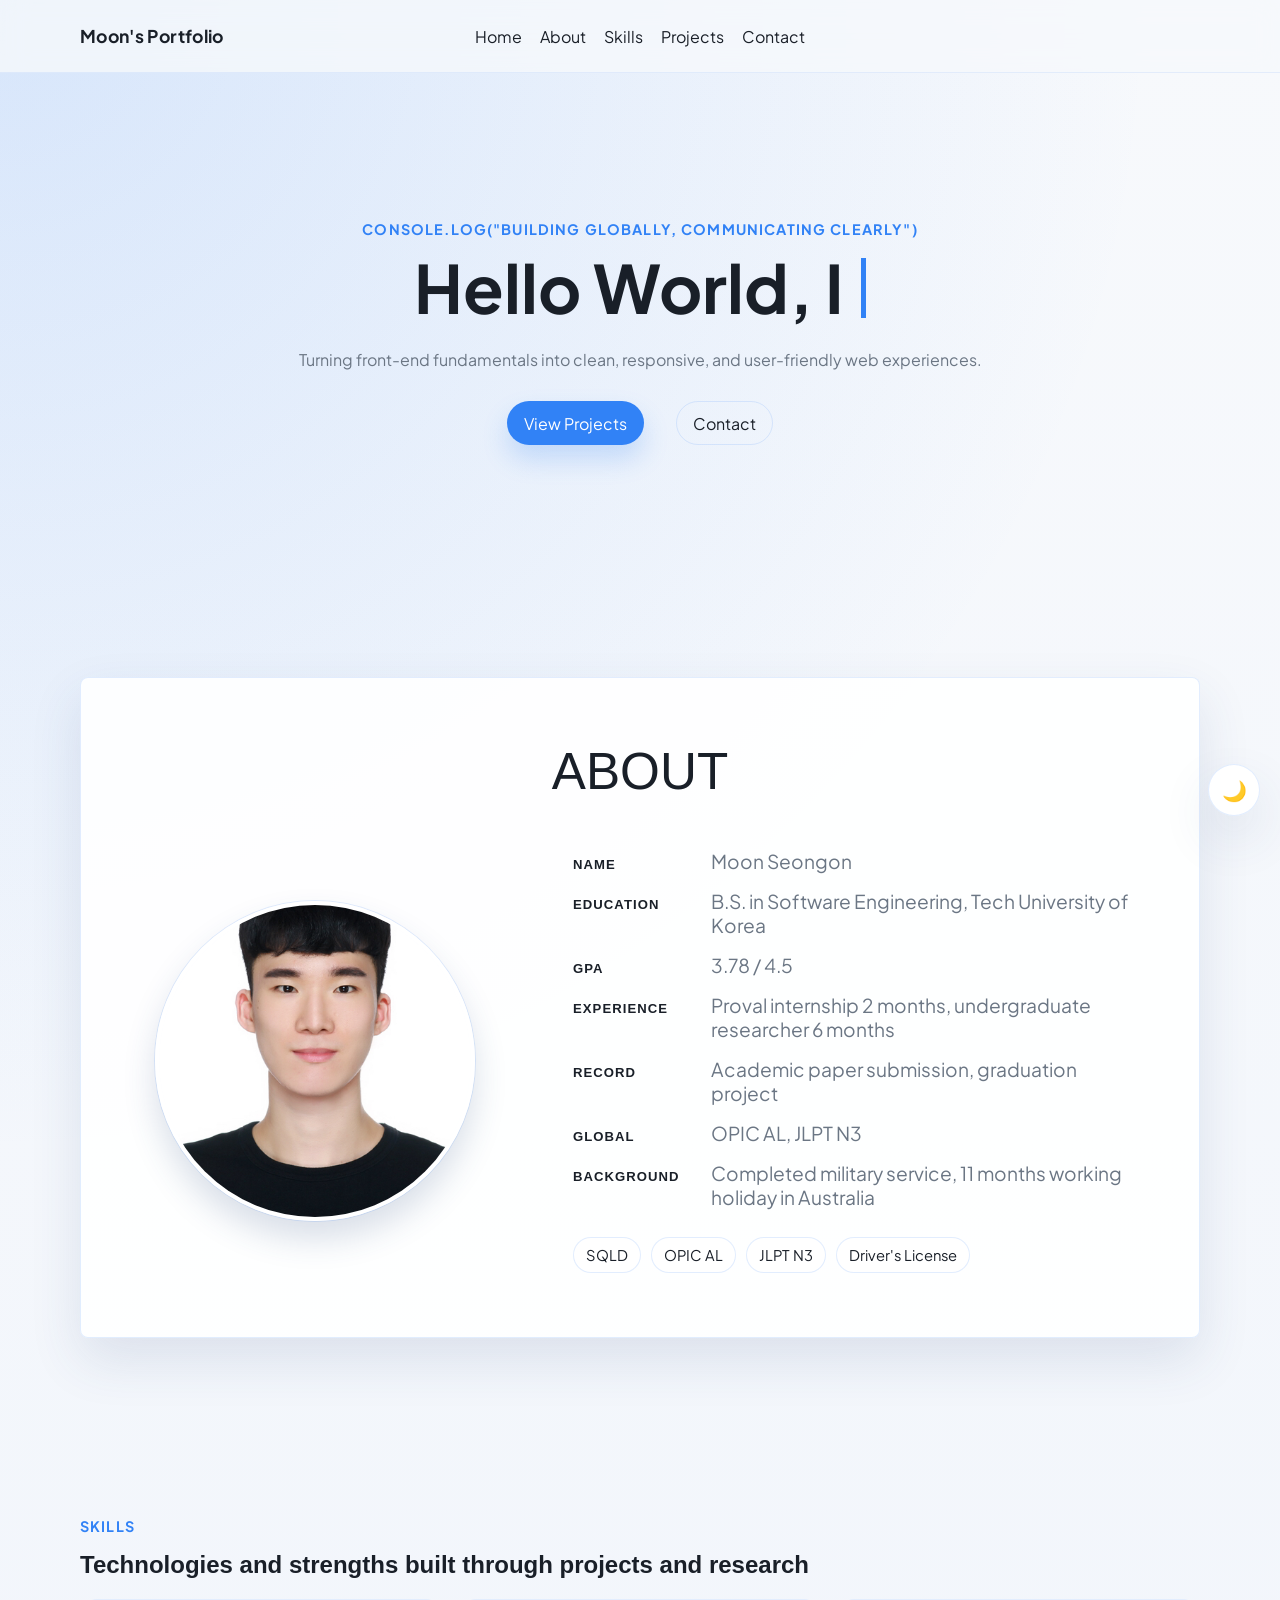
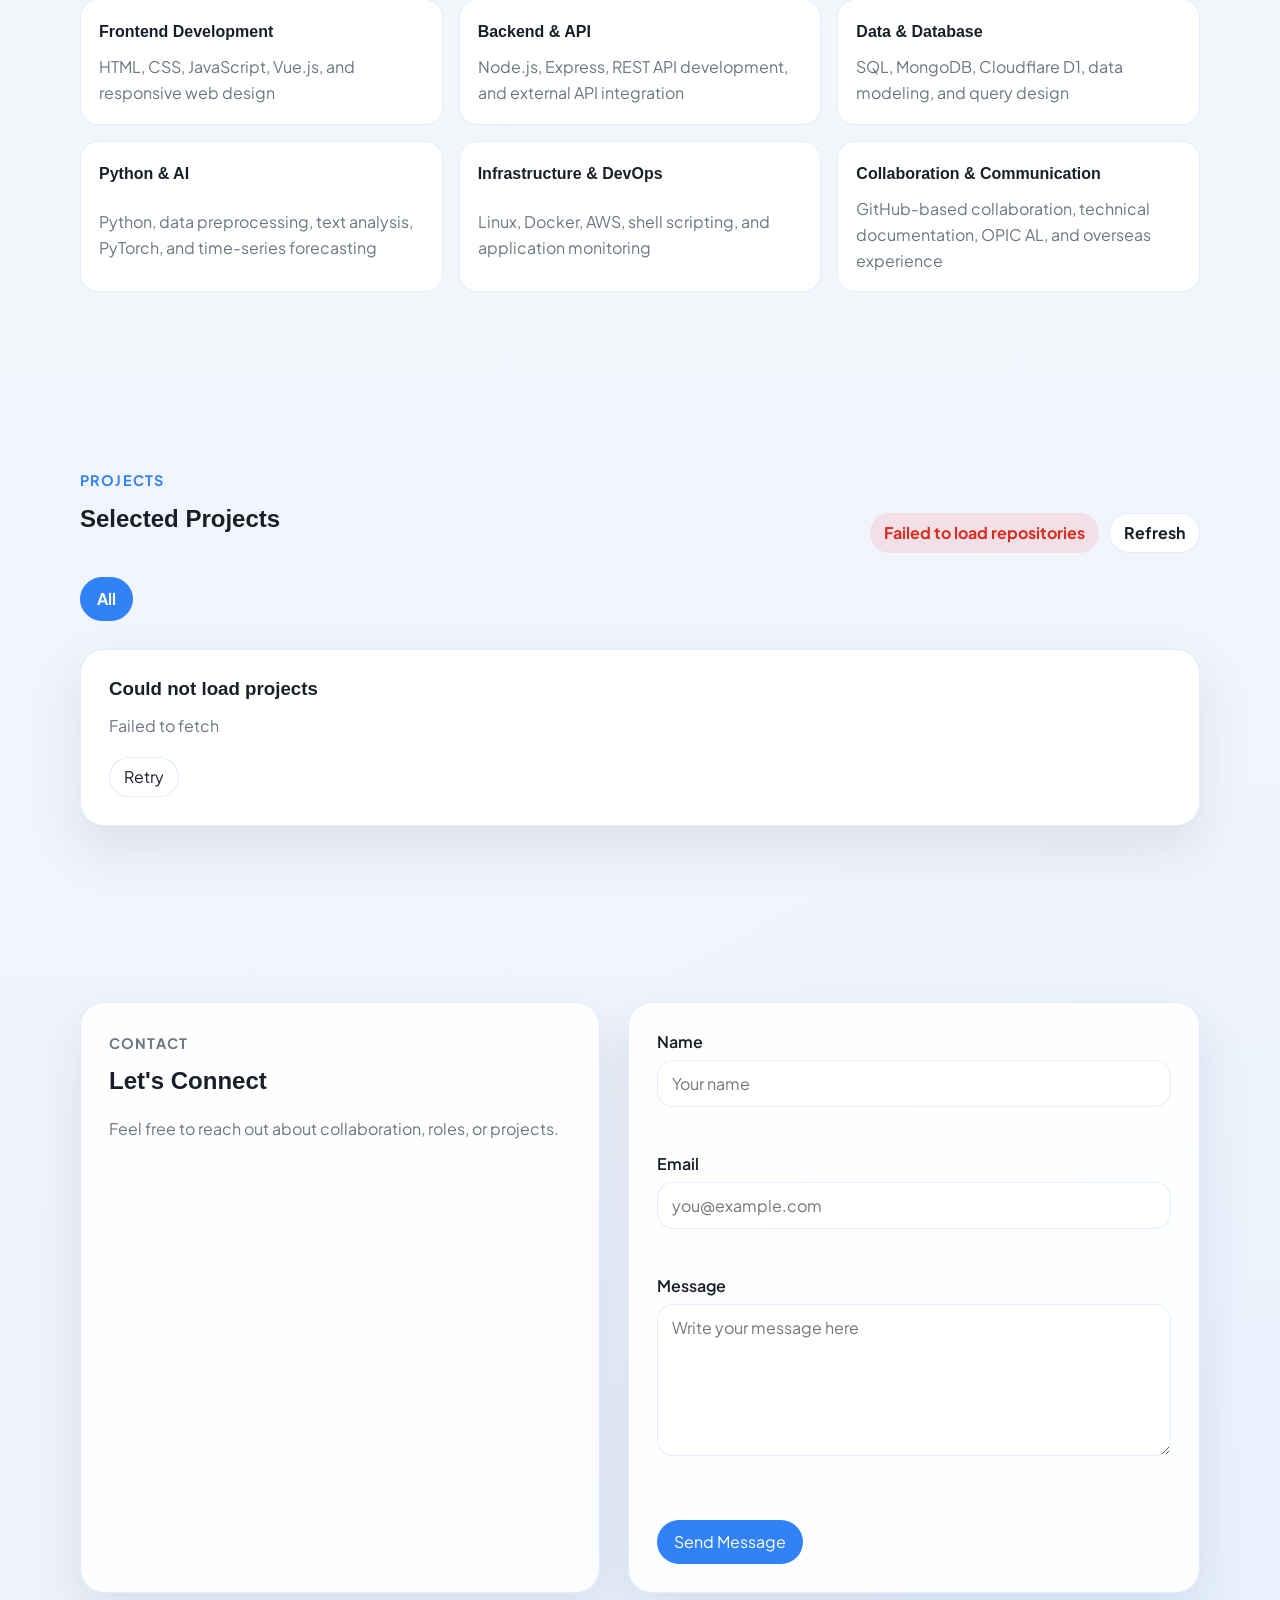
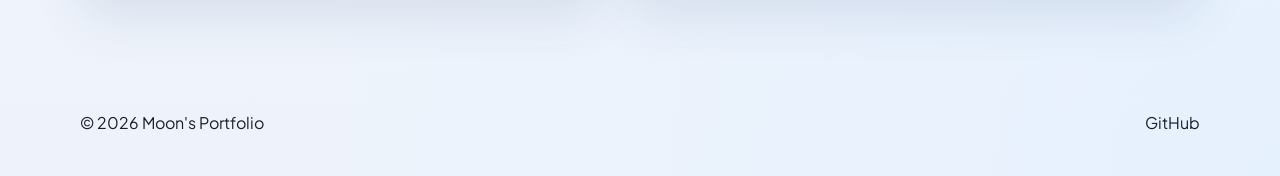
<file: index.html>
<!DOCTYPE html>
<html lang="en">
  <head>
    <meta charset="UTF-8" />
    <meta name="viewport" content="width=device-width, initial-scale=1.0" />
    <meta name="app-version" content="v0.11.0" />
    <title>Moon's Portfolio</title>
    <script>
      (() => {
        let savedTheme = "";
        try {
          savedTheme = localStorage.getItem("moon-portfolio-theme") || "";
        } catch {
          savedTheme = "";
        }

        const systemTheme = window.matchMedia("(prefers-color-scheme: dark)").matches
          ? "dark"
          : "light";
        document.documentElement.dataset.theme =
          savedTheme === "dark" || savedTheme === "light"
            ? savedTheme
            : systemTheme;
      })();
    </script>
    <link rel="preconnect" href="https://fonts.googleapis.com" />
    <link rel="preconnect" href="https://fonts.gstatic.com" crossorigin />
    <link
      rel="stylesheet"
      href="https://fonts.googleapis.com/css2?family=Plus+Jakarta+Sans:wght@400;500;600;700;800&amp;display=swap"
    />
    <link
      rel="stylesheet"
      href="https://cdnjs.cloudflare.com/ajax/libs/font-awesome/6.7.2/css/all.min.css"
      referrerpolicy="no-referrer"
    />
    <link rel="stylesheet" href="./css/style.css?v0.11.0" />
    <script src="./js/config.js?v0.11.0" defer></script>
    <script src="./js/main.js?v0.11.0" defer></script>
  </head>
  <body>
    <a class="skip-link" href="#main-content">Skip to content</a>
    <div class="build-badge" aria-label="Current build version">Build v0.11.0</div>
    <button
      class="theme-button"
      type="button"
      aria-label="Switch to dark mode"
      data-theme-toggle
    >
      🌙
    </button>
    <header class="site-header" id="top">
      <div class="container header-inner">
        <a class="brand" href="#top" aria-label="Go to home">Moon's Portfolio</a>
        <div class="header-controls">
          <button
            class="menu-button"
            type="button"
            aria-label="Open menu"
            aria-expanded="false"
            aria-controls="site-nav"
            data-menu-button
          >
            <i class="fa-solid fa-bars" aria-hidden="true"></i>
          </button>
        </div>
        <nav
          class="site-nav"
          id="site-nav"
          aria-label="Main navigation"
          data-nav
        >
          <a href="#hero">Home</a>
          <a href="#about">About</a>
          <a href="#skills">Skills</a>
          <a href="#projects">Projects</a>
          <a href="#contact">Contact</a>
        </nav>
      </div>
    </header>

    <main id="main-content" tabindex="-1">
      <section class="hero section" id="hero" aria-labelledby="hero-title">
        <div class="container hero-grid">
          <div class="hero-copy">
            <p class="eyebrow">console.log("building globally, communicating clearly")</p>
            <h1
              id="hero-title"
              class="typing-title"
              aria-label="Hello World, I am Moon. I build front-end experiences."
              data-typing-text="Hello World, I am Moon."
            >
              <span data-typing-output aria-hidden="true">Hello World, I am Moon.</span>
            </h1>
            <p class="hero-text">Turning front-end fundamentals into clean, responsive, and user-friendly web experiences.</p>
            <div class="hero-actions">
              <a class="button-link" href="#projects">View Projects</a>
              <a class="button-link secondary" href="#contact">Contact</a>
            </div>
          </div>
        </div>
      </section>

      <section class="about section" id="about" aria-labelledby="about-title">
        <div class="container">
          <div class="about-card">
            <h2 id="about-title">About</h2>
            <div class="about-profile">
              <div class="profile-photo">
                <img
                  src="images/증명사진.JPG"
                  alt="Profile photo of Moon Seongon"
                  width="320"
                  height="320"
                />
              </div>
              <div class="profile-details">
                <ul class="profile-info-list" aria-label="Profile details">
                  <li>
                    <span class="profile-info-label">Name</span>
                    <span>Moon Seongon</span>
                  </li>
                  <li>
                    <span class="profile-info-label">Education</span>
                    <span>B.S. in Software Engineering, Tech University of Korea</span>
                  </li>
                  <li>
                    <span class="profile-info-label">GPA</span>
                    <span>3.78 / 4.5</span>
                  </li>
                  <li>
                    <span class="profile-info-label">Experience</span>
                    <span>Proval internship 2 months, undergraduate researcher 6 months</span>
                  </li>
                  <li>
                    <span class="profile-info-label">Record</span>
                    <span>Academic paper submission, graduation project</span>
                  </li>
                  <li>
                    <span class="profile-info-label">Global</span>
                    <span>OPIC AL, JLPT N3</span>
                  </li>
                  <li>
                    <span class="profile-info-label">Background</span>
                    <span>Completed military service, 11 months working holiday in Australia</span>
                  </li>
                </ul>
                <div class="profile-badges" aria-label="Certifications and strengths">
                  <span>SQLD</span>
                  <span>OPIC AL</span>
                  <span>JLPT N3</span>
                  <span>Driver's License</span>
                </div>
              </div>
            </div>
          </div>
        </div>
      </section>

<section class="skills section" id="skills" aria-labelledby="skills-title">
  <div class="container">
    <p class="eyebrow">Skills</p>
    <h2 id="skills-title">Technologies and strengths built through projects and research</h2>

    <ul class="skill-list" aria-label="Skill stack list">
      <li>
        <strong>Frontend Development</strong>
        <span>HTML, CSS, JavaScript, Vue.js, and responsive web design</span>
      </li>

      <li>
        <strong>Backend & API</strong>
        <span>Node.js, Express, REST API development, and external API integration</span>
      </li>

      <li>
        <strong>Data & Database</strong>
        <span>SQL, MongoDB, Cloudflare D1, data modeling, and query design</span>
      </li>

      <li>
        <strong>Python & AI</strong>
        <span>Python, data preprocessing, text analysis, PyTorch, and time-series forecasting</span>
      </li>

      <li>
        <strong>Infrastructure & DevOps</strong>
        <span>Linux, Docker, AWS, shell scripting, and application monitoring</span>
      </li>

      <li>
        <strong>Collaboration & Communication</strong>
        <span>GitHub-based collaboration, technical documentation, OPIC AL, and overseas experience</span>
      </li>
    </ul>
  </div>
</section>

      <section class="projects section" id="projects" aria-labelledby="projects-title">
        <div class="container">
          <div class="section-heading">
            <div>
              <p class="eyebrow">Projects</p>
              <h2 id="projects-title">Selected Projects</h2>
            </div>
            <div class="project-heading-actions">
              <p class="status-chip" data-projects-status aria-live="polite">GitHub repositories ready to load</p>
              <button class="refresh-projects-button" type="button" data-refresh-projects>
                Refresh
              </button>
            </div>
          </div>
          <div
            class="project-filters"
            role="group"
            aria-label="Filter projects by programming language"
            data-project-filters
          >
            <button
              class="project-filter is-active"
              type="button"
              data-project-filter="All"
              aria-pressed="true"
            >
              All
            </button>
          </div>
          <div class="project-grid" data-projects-grid>
            <article class="project-card">
              <h3>Loading repositories...</h3>
              <p>Fetching the latest repositories from the GitHub API.</p>
              <span class="project-link-placeholder">Please wait</span>
            </article>
          </div>
        </div>
      </section>

      <section class="contact section" id="contact" aria-labelledby="contact-title">
        <div class="container contact-grid">
          <div class="section-copy">
            <p class="eyebrow">Contact</p>
            <h2 id="contact-title">Let&apos;s Connect</h2>
            <p>Feel free to reach out about collaboration, roles, or projects.</p>
          </div>
          <form class="contact-form" data-contact-form novalidate>
            <div class="field">
              <label for="name">Name</label>
              <input
                id="name"
                name="name"
                type="text"
                placeholder="Your name"
                autocomplete="name"
                required
                minlength="2"
                aria-describedby="name-error"
                data-validate-field="name"
              />
              <p class="field-message" id="name-error" data-error-for="name" aria-live="polite"></p>
            </div>
            <div class="field">
              <label for="email">Email</label>
              <input
                id="email"
                name="email"
                type="email"
                placeholder="you@example.com"
                autocomplete="email"
                required
                aria-describedby="email-error"
                data-validate-field="email"
              />
              <p class="field-message" id="email-error" data-error-for="email" aria-live="polite"></p>
            </div>
            <div class="field">
              <label for="message">Message</label>
              <textarea
                id="message"
                name="message"
                rows="6"
                placeholder="Write your message here"
                required
                minlength="10"
                aria-describedby="message-error"
                data-validate-field="message"
              ></textarea>
              <p
                class="field-message"
                id="message-error"
                data-error-for="message"
                aria-live="polite"
              ></p>
            </div>
            <p class="form-status" data-form-status aria-live="polite"></p>
            <button class="submit-button" type="submit">Send Message</button>
          </form>
        </div>
      </section>
    </main>

    <footer class="site-footer">
      <div class="container footer-inner">
        <p>© 2026 Moon's Portfolio</p>
        <div class="footer-links">
          <a href="https://github.com/Wattamelon" target="_blank" rel="noreferrer">GitHub</a>
        </div>
      </div>
    </footer>

    <button
      class="scroll-top-button"
      type="button"
      aria-label="Back to top"
      data-scroll-top
    >
      Top
    </button>
  </body>
</html>
</file>
<file: css/style.css>
:root {
  color-scheme: light;
  --bg: #f7f9fc;
  --bg-end: #eef3fb;
  --glow-primary: rgba(49, 130, 246, 0.16);
  --glow-secondary: rgba(229, 241, 255, 0.86);
  --card: rgba(255, 255, 255, 0.9);
  --control: rgba(255, 255, 255, 0.94);
  --chip: rgba(255, 255, 255, 0.86);
  --header-bg: rgba(247, 249, 252, 0.78);
  --header-scrolled-bg: rgba(247, 249, 252, 0.94);
  --text: #191f28;
  --accent: #3182f6;
  --accent-strong: #0064ff;
  --line: rgba(49, 130, 246, 0.14);
  --muted: #6b7684;
  --panel: #ffffff;
  --shadow: 0 22px 52px rgba(49, 78, 126, 0.12);
  --container: 1120px;
}

:root[data-theme="dark"] {
  color-scheme: dark;
  --bg: #101318;
  --bg-end: #151922;
  --glow-primary: rgba(69, 147, 252, 0.16);
  --glow-secondary: rgba(49, 130, 246, 0.08);
  --card: rgba(24, 28, 36, 0.92);
  --control: rgba(28, 33, 42, 0.94);
  --chip: rgba(31, 38, 49, 0.88);
  --header-bg: rgba(16, 19, 24, 0.78);
  --header-scrolled-bg: rgba(16, 19, 24, 0.92);
  --text: #f2f4f6;
  --accent: #4593fc;
  --accent-strong: #78b5ff;
  --line: rgba(120, 181, 255, 0.18);
  --muted: #b0b8c1;
  --panel: #171b22;
  --shadow: 0 22px 52px rgba(0, 0, 0, 0.34);
}

@media (prefers-color-scheme: dark) {
  :root:not([data-theme]) {
    color-scheme: dark;
    --bg: #101318;
    --bg-end: #151922;
    --glow-primary: rgba(69, 147, 252, 0.16);
    --glow-secondary: rgba(49, 130, 246, 0.08);
    --card: rgba(24, 28, 36, 0.92);
    --control: rgba(28, 33, 42, 0.94);
    --chip: rgba(31, 38, 49, 0.88);
    --header-bg: rgba(16, 19, 24, 0.78);
    --header-scrolled-bg: rgba(16, 19, 24, 0.92);
    --text: #f2f4f6;
    --accent: #4593fc;
    --accent-strong: #78b5ff;
    --line: rgba(120, 181, 255, 0.18);
    --muted: #b0b8c1;
    --panel: #171b22;
    --shadow: 0 22px 52px rgba(0, 0, 0, 0.34);
  }
}

* {
  box-sizing: border-box;
}

html {
  scroll-behavior: smooth;
}

body {
  margin: 0;
  min-height: 100vh;
  background:
    radial-gradient(circle at top left, var(--glow-primary), transparent 32%),
    radial-gradient(circle at bottom right, var(--glow-secondary), transparent 28%),
    linear-gradient(180deg, var(--bg), var(--bg-end));
  color: var(--text);
  font-family: "Plus Jakarta Sans", "Apple SD Gothic Neo", "Helvetica Neue", Arial, sans-serif;
  transition:
    background 220ms ease,
    color 220ms ease;
}

a {
  color: inherit;
}

a:focus-visible,
button:focus-visible,
input:focus-visible,
textarea:focus-visible {
  outline: 3px solid rgba(49, 130, 246, 0.28);
  outline-offset: 4px;
}

.skip-link {
  position: fixed;
  top: 14px;
  left: 14px;
  z-index: 50;
  padding: 10px 14px;
  border-radius: 999px;
  background: var(--accent);
  color: #ffffff;
  text-decoration: none;
  transform: translateY(-150%);
  transition: transform 160ms ease;
}

.skip-link:focus {
  transform: translateY(0);
}

img {
  display: block;
  max-width: 100%;
}

.container {
  width: min(var(--container), calc(100% - 40px));
  margin: 0 auto;
}

.section {
  padding: 88px 0;
}

.site-header {
  position: sticky;
  top: 0;
  z-index: 10;
  backdrop-filter: blur(14px);
  background: var(--header-bg);
  border-bottom: 1px solid rgba(49, 130, 246, 0.1);
}

.header-inner,
.footer-inner,
.hero-actions,
.section-heading {
  align-items: center;
}

.hero-actions {
  display: flex;
}

.footer-inner,
.section-heading {
  display: flex;
  justify-content: space-between;
  gap: 20px;
}

.header-inner {
  display: grid;
  grid-template-columns: 1fr auto 1fr;
  gap: 20px;
  min-height: 72px;
}

.header-controls {
  display: flex;
  align-items: center;
  justify-content: flex-end;
  gap: 12px;
  flex-wrap: wrap;
}

.brand {
  font-weight: 700;
  font-size: 1.1rem;
  letter-spacing: 0.02em;
  text-decoration: none;
}

.menu-button,
.theme-button,
.button-link,
.submit-button {
  display: inline-flex;
  align-items: center;
  justify-content: center;
  min-height: 44px;
  padding: 0 16px;
  border-radius: 999px;
  border: 1px solid var(--line);
  background: var(--control);
  color: var(--text);
  text-decoration: none;
  font: inherit;
  transition:
    transform 180ms ease,
    box-shadow 180ms ease,
    border-color 180ms ease,
    background 180ms ease;
}

.menu-button {
  display: none;
  width: 44px;
  min-width: 44px;
  padding: 0;
  font-size: 1.1rem;
  cursor: pointer;
}

.theme-button {
  position: fixed;
  right: 20px;
  bottom: 84px;
  z-index: 60;
  display: inline-flex;
  width: 52px;
  min-width: 52px;
  height: 52px;
  min-height: 52px;
  padding: 0;
  border-radius: 50%;
  font-size: 1.25rem;
  cursor: pointer;
  box-shadow: var(--shadow);
}

.site-nav {
  display: flex;
  gap: 18px;
  grid-column: 2;
  grid-row: 1;
  justify-content: center;
}

.brand {
  grid-column: 1;
  grid-row: 1;
}

.header-controls {
  grid-column: 3;
  grid-row: 1;
}

.site-header.is-scrolled {
  background: var(--header-scrolled-bg);
  box-shadow: 0 10px 24px rgba(49, 78, 126, 0.08);
}

:root[data-theme="dark"] .site-header.is-scrolled {
  box-shadow: 0 10px 24px rgba(0, 0, 0, 0.26);
}

.site-nav a,
.footer-links a {
  text-decoration: none;
}

.site-nav a:hover,
.footer-links a:hover,
.button-link:hover,
.submit-button:hover,
.theme-button:hover,
.menu-button:hover,
.project-card:hover,
.skill-list li:hover {
  transform: translateY(-2px);
}

.site-nav a:hover,
.footer-links a:hover {
  color: var(--accent-strong);
}

.hero-grid,
.about-grid,
.contact-grid {
  display: grid;
  gap: 28px;
}

.hero-grid {
  grid-template-columns: minmax(0, 1040px);
  justify-content: center;
}

.about-grid {
  grid-template-columns: 1.4fr 1fr;
}

.section-copy,
.project-card,
.contact-form {
  padding: 28px;
  border: 1px solid var(--line);
  border-radius: 24px;
  background: var(--card);
  box-shadow: var(--shadow);
}

.eyebrow {
  margin: 0 0 12px;
  color: var(--accent);
  font-size: 0.9rem;
  font-weight: 700;
  letter-spacing: 0.08em;
  text-transform: uppercase;
}

h1 {
  margin: 0 auto 16px;
  font-size: clamp(1.75rem, 5.2vw, 4.6rem);
  line-height: 1.05;
  max-width: none;
}

.typing-title {
  min-height: 1.15em;
  white-space: nowrap;
}

.typing-title [data-typing-output]::after {
  content: "";
  display: inline-block;
  width: 0.08em;
  height: 0.9em;
  margin-left: 0.08em;
  background: var(--accent);
  animation: typing-cursor-blink 0.8s steps(1) infinite;
  vertical-align: -0.05em;
}

.typing-title.is-typing-complete [data-typing-output]::after {
  animation-iteration-count: 3;
}

@keyframes typing-cursor-blink {
  50% {
    opacity: 0;
  }
}

h2,
h3 {
  margin-top: 0;
  font-family: "Helvetica Neue", Helvetica, Arial, sans-serif;
}

p {
  margin: 0;
  line-height: 1.7;
  font-size: 1rem;
}

.hero-text,
.section-copy p,
.project-card p {
  color: var(--muted);
}

.hero-copy {
  position: relative;
  overflow: hidden;
  padding: clamp(28px, 5vw, 56px) 0;
  text-align: center;
}

.button-link {
  background: var(--accent);
  color: #ffffff;
  border-color: transparent;
  box-shadow: 0 14px 26px rgba(49, 130, 246, 0.22);
}

.button-link.secondary {
  background: transparent;
  color: var(--text);
  border-color: var(--line);
  box-shadow: none;
}

.hero-actions {
  justify-content: center;
  gap: clamp(18px, 3vw, 32px);
  margin-top: 28px;
}

.panel-title,
.status-chip {
  display: inline-flex;
  align-items: center;
  min-height: 40px;
  padding: 0 14px;
  border-radius: 999px;
  background: rgba(49, 130, 246, 0.1);
  color: var(--accent);
  font-weight: 700;
}

.panel-title {
  margin: 0 0 16px;
}

.status-chip.is-loading {
  background: rgba(49, 130, 246, 0.14);
}

.status-chip.is-error {
  background: rgba(240, 68, 82, 0.12);
  color: #d92d20;
}

:root[data-theme="dark"] .status-chip.is-error {
  color: #ff9b9b;
}

.panel-list,
.info-list,
.skill-list {
  margin: 0;
  padding-left: 20px;
  line-height: 1.8;
}

.panel-meta {
  display: flex;
  flex-wrap: wrap;
  gap: 10px;
  margin-top: 20px;
}

.panel-meta span,
.profile-badges span {
  padding: 8px 12px;
  border: 1px solid var(--line);
  border-radius: 999px;
  background: var(--chip);
  font-size: 0.92rem;
}

.skill-list {
  display: grid;
  grid-template-columns: repeat(3, minmax(0, 1fr));
  gap: 16px;
  padding-left: 0;
  list-style: none;
}

.skill-list li,
.project-card {
  border: 1px solid var(--line);
  background: var(--panel);
}

.skill-list li {
  display: grid;
  gap: 8px;
  padding: 18px;
  border-radius: 18px;
  text-align: left;
}

.skill-list strong {
  font-family: "Helvetica Neue", Helvetica, Arial, sans-serif;
}

.skill-list span {
  color: var(--muted);
  line-height: 1.6;
}

.project-grid {
  display: grid;
  grid-template-columns: repeat(3, minmax(0, 1fr));
  gap: 20px;
  margin-top: 28px;
}

.project-filters {
  display: flex;
  flex-wrap: wrap;
  gap: 10px;
  margin-top: 24px;
}

.project-heading-actions {
  display: flex;
  align-items: center;
  justify-content: flex-end;
  gap: 10px;
  flex-wrap: wrap;
}

.project-filter {
  min-height: 44px;
  padding: 0 16px;
  border: 1px solid var(--line);
  border-radius: 999px;
  background: var(--card);
  color: var(--text);
  cursor: pointer;
  font: inherit;
  font-weight: 700;
  transition:
    transform 180ms ease,
    border-color 180ms ease,
    background 180ms ease,
    color 180ms ease;
}

.project-filter:hover {
  transform: translateY(-2px);
  border-color: var(--accent);
}

.project-filter.is-active {
  border-color: var(--accent);
  background: var(--accent);
  color: #ffffff;
}

.project-card h3 {
  margin-bottom: 12px;
}

.project-card--pinned {
  position: relative;
}

.project-card__pin {
  position: absolute;
  top: 14px;
  left: 16px;
  display: inline-grid;
  width: 28px;
  height: 28px;
  place-items: center;
  border-radius: 50%;
  background: rgba(229, 72, 77, 0.12);
  color: #e5484d;
  font-size: 0.78rem;
}

.project-card__pin i {
  transform: rotate(-28deg);
}

.project-card--pinned h3 {
  padding-left: 36px;
}

.project-card a {
  font-weight: 700;
  color: var(--accent-strong);
}

.project-card p {
  margin-bottom: 18px;
}

.project-card__footer {
  display: flex;
  align-items: center;
  justify-content: space-between;
  gap: 12px;
  flex-wrap: wrap;
}

.project-card__meta {
  display: flex;
  gap: 10px;
  flex-wrap: wrap;
  color: var(--muted);
  font-size: 0.92rem;
}

.project-card__pill,
.project-link-placeholder {
  display: inline-flex;
  align-items: center;
  min-height: 34px;
  padding: 0 12px;
  border-radius: 999px;
  border: 1px solid var(--line);
  background: var(--chip);
  font-size: 0.92rem;
}

.project-card__link {
  text-decoration: none;
}

.project-card--empty,
.project-card--error {
  grid-column: 1 / -1;
}

.retry-button {
  display: inline-flex;
  align-items: center;
  justify-content: center;
  min-height: 40px;
  padding: 0 14px;
  border: 1px solid var(--line);
  border-radius: 999px;
  background: var(--control);
  color: var(--text);
  font: inherit;
}

.refresh-projects-button {
  display: inline-flex;
  align-items: center;
  justify-content: center;
  min-height: 40px;
  padding: 0 14px;
  border: 1px solid var(--line);
  border-radius: 999px;
  background: var(--control);
  color: var(--text);
  cursor: pointer;
  font: inherit;
  font-weight: 700;
  transition:
    transform 180ms ease,
    border-color 180ms ease,
    background 180ms ease,
    color 180ms ease;
}

.refresh-projects-button:hover:not(:disabled) {
  transform: translateY(-2px);
  border-color: var(--accent);
}

.refresh-projects-button:disabled {
  cursor: wait;
  opacity: 0.65;
}

.section-heading {
  align-items: end;
}

.about-card {
  padding: clamp(28px, 5vw, 64px);
  border: 1px solid var(--line);
  border-radius: 8px;
  background: var(--card);
  box-shadow: var(--shadow);
}

.about-card h2 {
  margin-bottom: clamp(28px, 5vw, 48px);
  text-align: center;
  font-size: clamp(2rem, 4vw, 3.4rem);
  font-weight: 500;
  letter-spacing: 0;
  text-transform: uppercase;
}

.about-profile {
  display: grid;
  grid-template-columns: minmax(220px, 340px) minmax(0, 1fr);
  align-items: center;
  gap: clamp(32px, 7vw, 88px);
}

.profile-photo img {
  width: min(100%, 320px);
  aspect-ratio: 4 / 5;
  object-fit: cover;
  border-radius: 50%;
  border: 4px solid var(--control);
  margin: 0 auto;
  box-shadow:
    0 0 0 1px var(--line),
    0 18px 32px rgba(49, 78, 126, 0.18);
}

:root[data-theme="dark"] .profile-photo img {
  box-shadow:
    0 0 0 1px var(--line),
    0 18px 32px rgba(0, 0, 0, 0.36);
}

.profile-details {
  display: grid;
  gap: 24px;
}

.profile-info-list {
  display: grid;
  gap: 16px;
  margin: 0;
  padding: 0;
  list-style: none;
  color: var(--muted);
  font-size: clamp(1rem, 2vw, 1.2rem);
}

.profile-info-list li {
  display: grid;
  grid-template-columns: 120px minmax(0, 1fr);
  gap: 18px;
  align-items: baseline;
}

.profile-info-label {
  color: var(--text);
  font-family: "Helvetica Neue", Helvetica, Arial, sans-serif;
  font-size: 0.82rem;
  font-weight: 700;
  letter-spacing: 0.08em;
  text-transform: uppercase;
}

.profile-badges {
  display: flex;
  flex-wrap: wrap;
  gap: 10px;
  margin-top: 4px;
}

.contact-grid {
  grid-template-columns: 1fr 1.1fr;
}

.contact-form {
  display: grid;
  gap: 18px;
}

.honeypot-field {
  position: absolute;
  left: -10000px;
  width: 1px;
  height: 1px;
  opacity: 0;
  pointer-events: none;
}

.field {
  display: grid;
  gap: 8px;
}

.field label {
  font-weight: 600;
}

.field input,
.field textarea {
  width: 100%;
  padding: 12px 14px;
  border: 1px solid var(--line);
  border-radius: 16px;
  background: var(--control);
  color: var(--text);
  font: inherit;
}

.field input:focus,
.field textarea:focus {
  outline: 2px solid rgba(49, 130, 246, 0.16);
  border-color: rgba(49, 130, 246, 0.5);
}

.field input.is-invalid,
.field textarea.is-invalid {
  border-color: #f04452;
  background: #fff4f5;
}

.field input.is-valid,
.field textarea.is-valid {
  border-color: #12b76a;
}

.field-message {
  min-height: 20px;
  margin: 0;
  color: #d92d20;
  font-size: 0.92rem;
  font-weight: 600;
}

.form-status {
  min-height: 0;
  margin: 0;
  font-weight: 600;
  padding: 0;
  border-radius: 14px;
  background: transparent;
}

.form-status.is-error {
  color: #d92d20;
  padding: 10px 14px;
  background: rgba(240, 68, 82, 0.08);
}

.form-status.is-success {
  color: #039855;
  padding: 10px 14px;
  background: rgba(18, 183, 106, 0.1);
}

.submit-button {
  width: fit-content;
  background: var(--accent);
  color: #ffffff;
  border-color: transparent;
}

.submit-button:disabled {
  cursor: wait;
  opacity: 0.65;
  transform: none;
}

.retry-button:hover {
  transform: translateY(-2px);
}

.scroll-top-button {
  position: fixed;
  right: 20px;
  bottom: 20px;
  z-index: 25;
  min-width: 64px;
  min-height: 48px;
  padding: 0 16px;
  border: 1px solid var(--line);
  border-radius: 999px;
  background: var(--control);
  color: var(--text);
  box-shadow: var(--shadow);
  font: inherit;
  opacity: 0;
  pointer-events: none;
  transform: translateY(14px);
  transition:
    opacity 180ms ease,
    transform 180ms ease,
    background 180ms ease;
}

.build-badge {
  position: fixed;
  right: 20px;
  bottom: 148px;
  z-index: 30;
  display: none;
  align-items: center;
  min-height: 36px;
  padding: 0 12px;
  border: 1px solid var(--line);
  border-radius: 999px;
  background: var(--control);
  color: var(--muted);
  box-shadow: var(--shadow);
  font-size: 0.86rem;
  font-weight: 700;
  letter-spacing: 0.02em;
}

.scroll-top-button.is-visible {
  opacity: 1;
  pointer-events: auto;
  transform: translateY(0);
}

.site-footer {
  padding: 28px 0 40px;
}

.research-hero {
  padding: clamp(72px, 11vw, 132px) 0 56px;
}

.research-hero__grid,
.research-overview,
.research-results-grid,
.research-contributions {
  display: grid;
  gap: 24px;
}

.research-hero__grid {
  grid-template-columns: minmax(0, 1.5fr) minmax(260px, 0.8fr);
  align-items: end;
}

.research-kicker,
.research-tags,
.research-meta {
  display: flex;
  flex-wrap: wrap;
  gap: 10px;
}

.research-title {
  max-width: 980px;
  margin: 0 0 22px;
  font-size: clamp(2rem, 4.8vw, 4.25rem);
  line-height: 1.08;
  overflow-wrap: anywhere;
}

.research-lead {
  max-width: 760px;
  color: var(--muted);
  font-size: clamp(1.05rem, 2vw, 1.2rem);
}

.research-chip,
.research-tag,
.metric-highlight {
  display: inline-flex;
  align-items: center;
  min-height: 34px;
  padding: 7px 12px;
  border: 1px solid var(--line);
  border-radius: 999px;
  background: var(--chip);
  font-size: 0.9rem;
  font-weight: 700;
}

.research-chip {
  color: var(--accent-strong);
}

.research-summary-card,
.research-panel,
.metric-card,
.data-stat,
.flow-step,
.contribution-card {
  border: 1px solid var(--line);
  background: var(--card);
  box-shadow: var(--shadow);
}

.research-summary-card,
.research-panel,
.metric-card,
.contribution-card {
  border-radius: 24px;
  padding: clamp(22px, 3.5vw, 32px);
}

.research-summary-card {
  display: grid;
  gap: 16px;
}

.research-summary-card strong {
  font-size: 1.2rem;
}

.research-summary-card p,
.research-panel > p,
.contribution-card p {
  color: var(--muted);
}

.research-section-heading {
  max-width: 760px;
  margin-bottom: 28px;
}

.research-section-heading h2 {
  margin-bottom: 12px;
  font-size: clamp(1.75rem, 3vw, 2.65rem);
}

.research-overview {
  grid-template-columns: 1.1fr 0.9fr;
}

.research-panel h3,
.metric-card h3,
.contribution-card h3 {
  margin-bottom: 10px;
}

.data-stats {
  display: grid;
  grid-template-columns: repeat(4, minmax(0, 1fr));
  gap: 14px;
  margin-top: 24px;
}

.data-stat {
  border-radius: 18px;
  padding: 18px;
}

.data-stat strong {
  display: block;
  color: var(--accent-strong);
  font-size: clamp(1.35rem, 3vw, 2rem);
}

.data-stat span {
  color: var(--muted);
  font-size: 0.9rem;
}

.flow-diagram {
  display: grid;
  grid-template-columns: repeat(5, minmax(0, 1fr));
  gap: 12px;
  align-items: center;
}

.flow-step {
  position: relative;
  min-height: 112px;
  display: grid;
  place-items: center;
  padding: 16px;
  border-radius: 18px;
  text-align: center;
  font-weight: 700;
}

.flow-step:not(:last-child)::after {
  content: "→";
  position: absolute;
  right: -18px;
  color: var(--accent);
  font-size: 1.5rem;
}

.research-results-grid,
.research-contributions {
  grid-template-columns: repeat(2, minmax(0, 1fr));
}

.metric-card {
  display: grid;
  gap: 18px;
}

.metric-comparison {
  display: grid;
  grid-template-columns: 1fr auto 1fr;
  gap: 14px;
  align-items: center;
}

.metric-comparison div {
  display: grid;
  gap: 4px;
}

.metric-comparison span {
  color: var(--muted);
  font-size: 0.86rem;
}

.metric-comparison strong {
  font-size: 1.45rem;
}

.metric-arrow {
  color: var(--accent);
  font-size: 1.4rem;
}

.metric-highlight {
  width: fit-content;
  border-color: transparent;
  background: var(--accent);
  color: #fff;
  font-size: 1rem;
}

@media (max-width: 900px) {
  .research-hero__grid,
  .research-overview,
  .research-results-grid,
  .research-contributions {
    grid-template-columns: 1fr;
  }

  .data-stats {
    grid-template-columns: repeat(2, minmax(0, 1fr));
  }

  .flow-diagram {
    grid-template-columns: 1fr;
  }

  .flow-step:not(:last-child)::after {
    top: auto;
    right: auto;
    bottom: -27px;
    content: "↓";
  }
}

@media (max-width: 480px) {
  .data-stats {
    grid-template-columns: 1fr;
  }

  .metric-comparison {
    grid-template-columns: 1fr;
  }

  .metric-arrow {
    transform: rotate(90deg);
  }
}

.footer-links {
  display: flex;
  gap: 16px;
}

@media (prefers-reduced-motion: reduce) {
  html {
    scroll-behavior: auto;
  }

  *,
  *::before,
  *::after {
    animation-duration: 0.01ms !important;
    animation-iteration-count: 1 !important;
    transition-duration: 0.01ms !important;
  }

  .typing-title [data-typing-output]::after {
    display: none;
  }
}

@media (max-width: 900px) {
  .hero-grid,
  .about-grid,
  .contact-grid,
  .project-grid,
  .skill-list,
  .about-profile {
    grid-template-columns: 1fr;
  }

  .hero-copy,
  .section-copy,
  .project-card,
  .contact-form {
    padding: 24px;
  }
}

@media (max-width: 720px) {
  .section {
    padding: 64px 0;
  }

  .site-nav {
    position: absolute;
    top: calc(100% + 10px);
    right: 14px;
    left: 14px;
    display: none;
    flex-direction: column;
    padding: 18px;
    border: 1px solid var(--line);
    border-radius: 22px;
    background: var(--card);
    box-shadow: var(--shadow);
  }

  .site-nav.is-open {
    display: flex;
  }

  .menu-button {
    display: inline-flex;
  }

  .footer-inner,
  .section-heading,
  .hero-actions {
    align-items: flex-start;
    flex-direction: column;
  }

  .header-inner {
    display: grid;
    grid-template-columns: minmax(0, 1fr) auto;
    align-items: center;
    gap: 14px;
  }

  .brand {
    grid-column: 1;
  }

  .header-controls {
    grid-column: 2;
  }

  .hero-actions {
    align-items: center;
  }

  .container {
    width: min(var(--container), calc(100% - 28px));
  }

  h1 {
    max-width: none;
  }

  .header-controls {
    width: auto;
    justify-content: flex-end;
  }

  .about-card {
    padding: 28px 22px;
  }

  .about-profile {
    gap: 28px;
  }

  .profile-info-list li {
    grid-template-columns: 1fr;
    gap: 4px;
  }

  .build-badge {
    right: 14px;
    bottom: 140px;
  }

  .theme-button {
    right: 14px;
    bottom: 78px;
  }

  .project-filters {
    flex-wrap: nowrap;
    margin-right: -14px;
    padding-right: 14px;
    overflow-x: auto;
    scrollbar-width: thin;
  }

  .project-filter {
    flex: 0 0 auto;
  }
}
</file>
